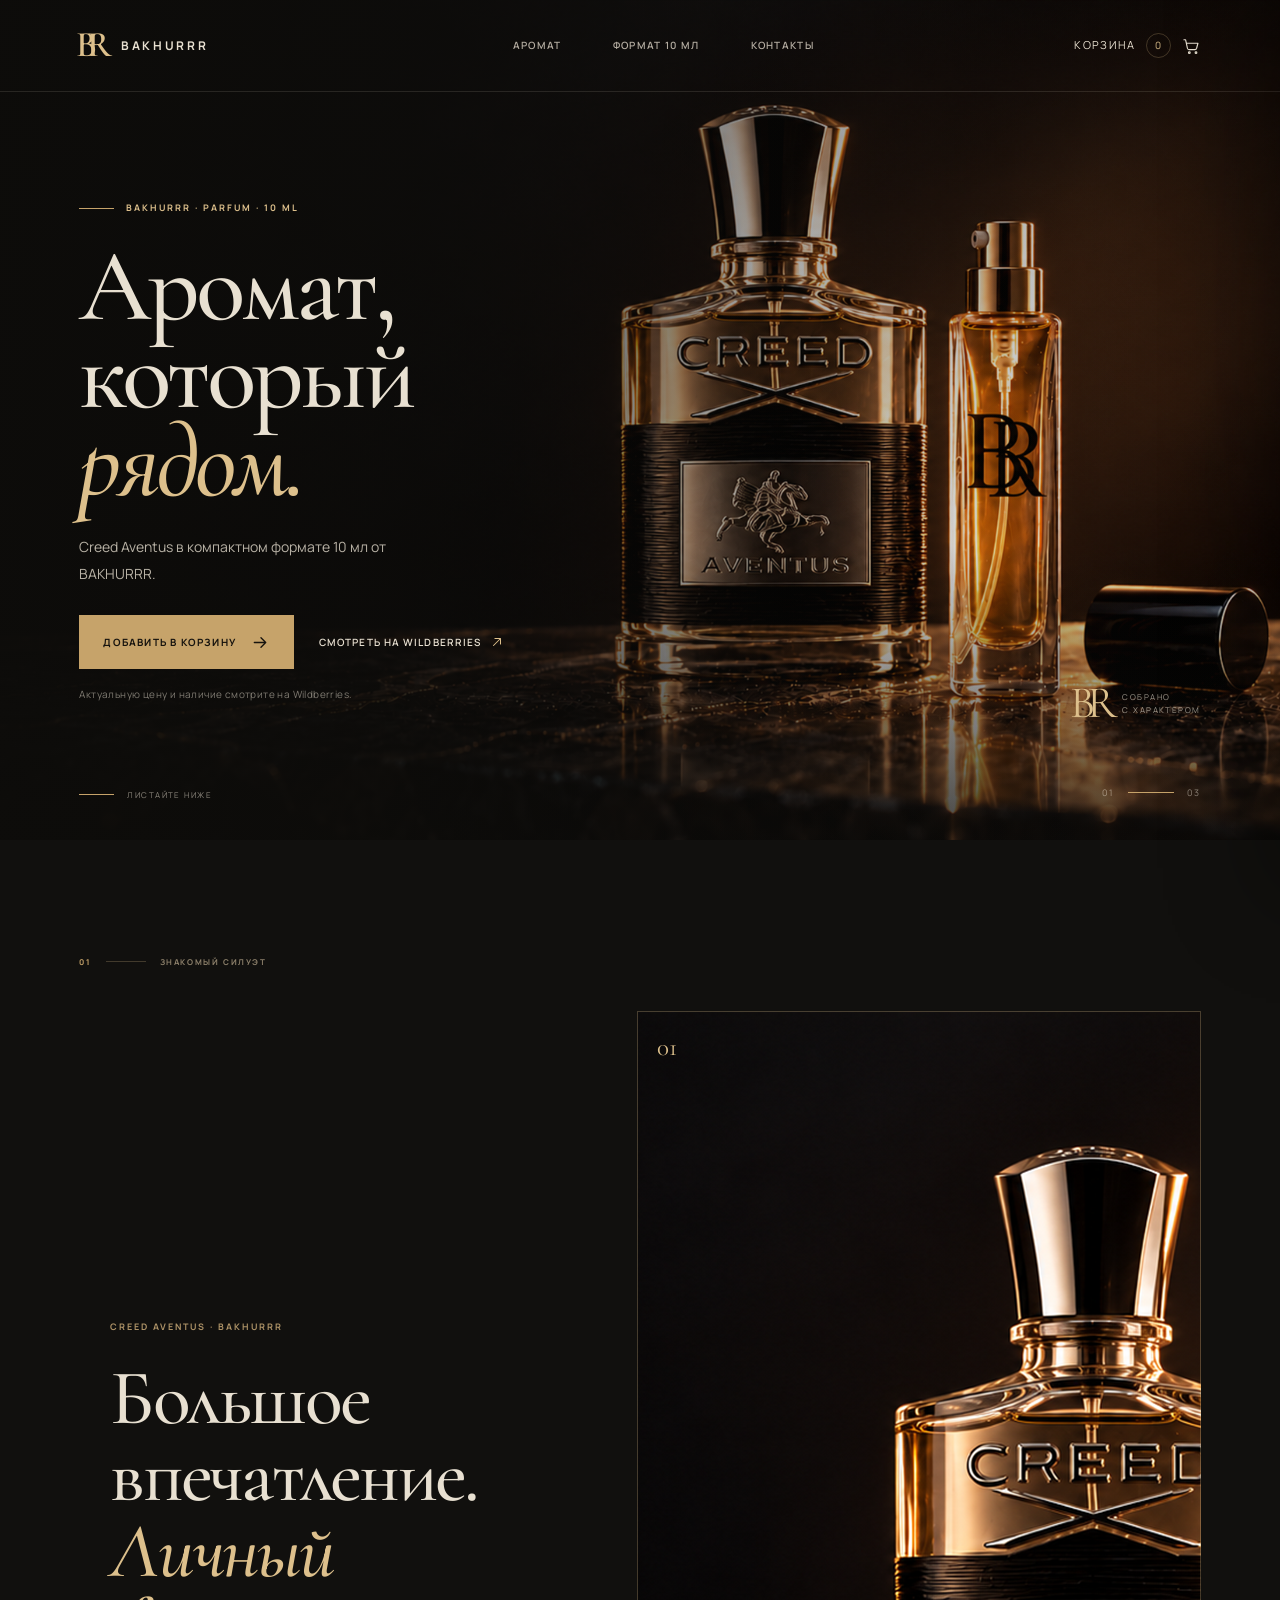
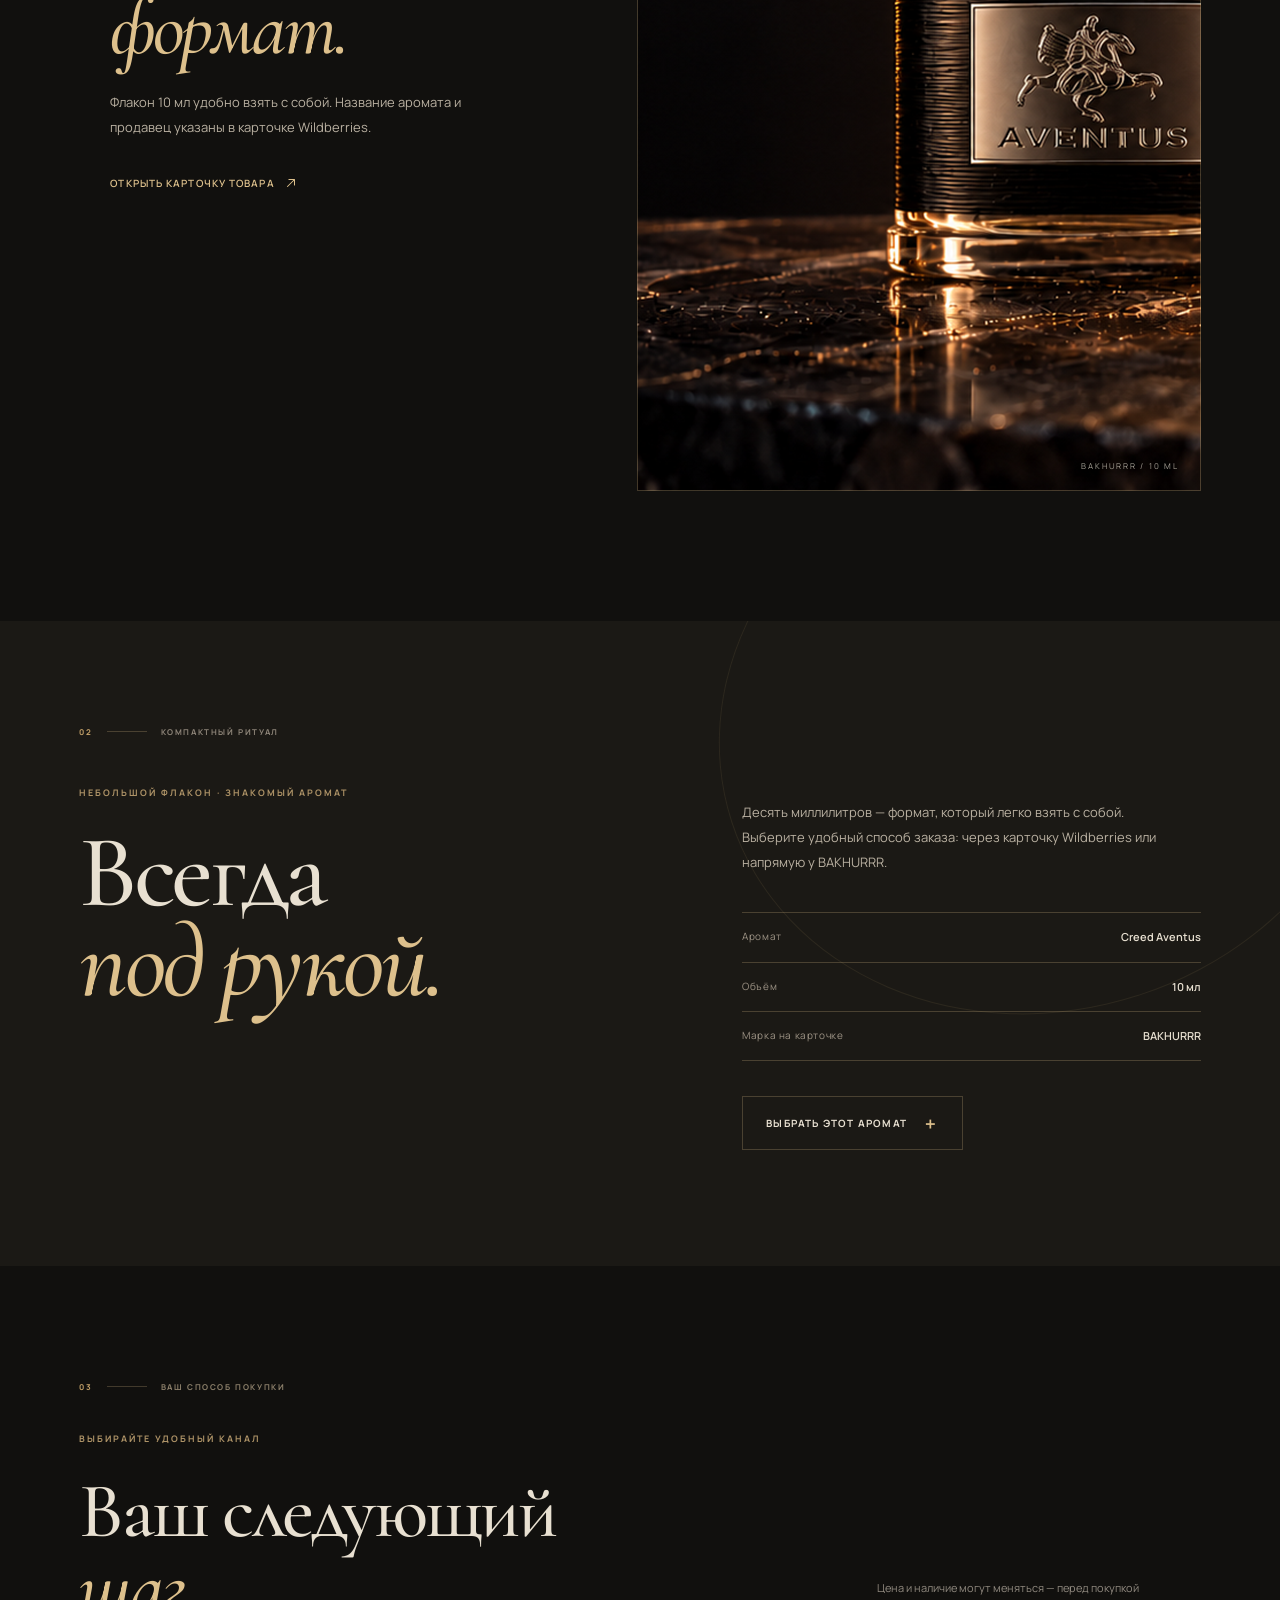
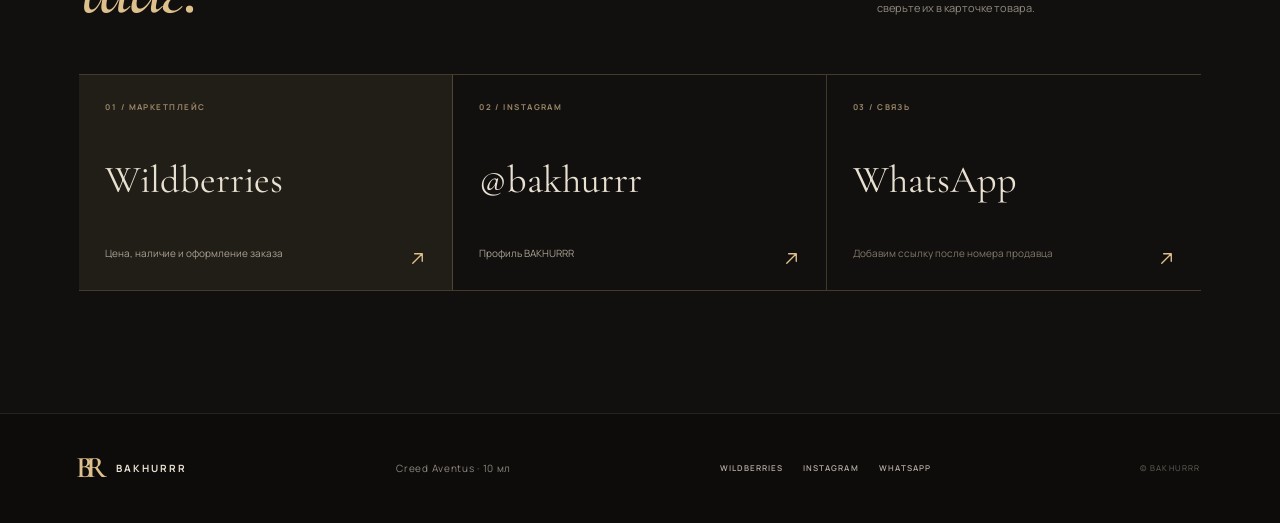
<file: public/index.html>
<!doctype html>
<html lang="ru">
<head>
  <meta charset="utf-8">
  <meta name="viewport" content="width=device-width, initial-scale=1">
  <meta name="theme-color" content="#11100e">
  <meta name="description" content="Creed Aventus в формате 10 мл от BAKHURRR. Смотрите товар на Wildberries или свяжитесь с продавцом.">
  <title>BAKHURRR — Creed Aventus, 10 мл</title>
  <link rel="preconnect" href="https://fonts.googleapis.com">
  <link rel="preconnect" href="https://fonts.gstatic.com" crossorigin>
  <link href="https://fonts.googleapis.com/css2?family=Cormorant+Garamond:wght@500;600;700&family=Manrope:wght@400;500;600;700&display=swap" rel="stylesheet">
  <link rel="stylesheet" href="styles.css?v=2">
  <script src="config.js?v=1" defer></script>
  <script src="app.js?v=1" defer></script>
</head>
<body>
  <a class="skip-link" href="#main">Перейти к содержимому</a>

  <header class="site-header">
    <a class="brand" href="#top" aria-label="BAKHURRR — на главную">
      <span class="brand__monogram" aria-hidden="true"><span>B</span><span>R</span></span>
      <span class="brand__name">BAKHURRR</span>
    </a>

    <nav class="main-nav" aria-label="Главная навигация">
      <a href="#fragrance">Аромат</a>
      <a href="#story">Формат 10 мл</a>
      <a href="#contacts">Контакты</a>
    </nav>

    <button class="cart-trigger" type="button" data-open-cart aria-controls="cart-drawer" aria-expanded="false">
      <span class="cart-trigger__label">Корзина</span>
      <span class="cart-trigger__count" data-cart-count aria-label="Товаров в корзине" aria-live="polite">0</span>
      <svg viewBox="0 0 24 24" aria-hidden="true"><path d="M3.5 4.5h2l2.2 10.2a2 2 0 0 0 2 1.6h7.1a2 2 0 0 0 1.9-1.4l1.6-6.2H7"/><circle cx="10" cy="20" r="1"/><circle cx="18" cy="20" r="1"/></svg>
    </button>
  </header>

  <main id="main">
    <section class="hero" id="top" aria-labelledby="hero-title">
      <div class="hero__media" aria-hidden="true">
        <video class="hero__video" data-hero-video autoplay muted loop playsinline preload="metadata" poster="assets/hero-start-frame-1920x1080.png">
          <source src="assets/hero-spray-left.mp4" type="video/mp4">
        </video>
      </div>
      <div class="hero__shade" aria-hidden="true"></div>

      <div class="hero__copy">
        <p class="eyebrow"><span class="eyebrow__line"></span> BAKHURRR · PARFUM · 10 ML</p>
        <h1 id="hero-title">Аромат,<br>который <em>рядом.</em></h1>
        <p class="hero__description">Creed Aventus в компактном формате 10 мл от BAKHURRR.</p>
        <div class="hero__actions">
          <button class="button button--gold" type="button" data-add-to-cart>
            Добавить в корзину
            <svg viewBox="0 0 20 20" aria-hidden="true"><path d="M3.5 10h12m-5-5 5 5-5 5"/></svg>
          </button>
          <a class="text-link" href="https://www.wildberries.ru/catalog/482082840/detail.aspx?targetUrl=SN" target="_blank" rel="noopener noreferrer" data-wb-link>
            Смотреть на Wildberries <svg class="link-arrow-icon" viewBox="0 0 20 20" aria-hidden="true" focusable="false"><path d="M5 15 15 5M7 5h8v8" /></svg>
          </a>
        </div>
        <p class="hero__price-note">Актуальную цену и наличие смотрите на Wildberries.</p>
      </div>

      <div class="hero__signature" aria-hidden="true">
        <span class="hero__signature-mark">BR</span>
        <span>СОБРАНО<br>С ХАРАКТЕРОМ</span>
      </div>
      <a class="hero__scroll" href="#fragrance"><span></span> ЛИСТАЙТЕ НИЖЕ</a>
      <p class="hero__frame" aria-hidden="true">01 <i></i> 03</p>
    </section>

    <section class="intro section-wrap" id="fragrance" aria-labelledby="fragrance-title">
      <div class="section-index"><span>01</span><span class="section-index__line"></span><span>ЗНАКОМЫЙ СИЛУЭТ</span></div>
      <div class="intro__grid">
        <div class="intro__copy">
          <p class="eyebrow eyebrow--muted">CREED AVENTUS · BAKHURRR</p>
          <h2 id="fragrance-title">Большое впечатление.<br><em>Личный формат.</em></h2>
          <p class="intro__body">Флакон 10 мл удобно взять с собой. Название аромата и продавец указаны в карточке Wildberries.</p>
          <a class="arrow-link" href="https://www.wildberries.ru/catalog/482082840/detail.aspx?targetUrl=SN" target="_blank" rel="noopener noreferrer" data-wb-link>
            Открыть карточку товара <svg class="link-arrow-icon" viewBox="0 0 20 20" aria-hidden="true" focusable="false"><path d="M5 15 15 5M7 5h8v8" /></svg>
          </a>
        </div>
        <div class="intro__image-wrap">
          <img class="intro__image" src="assets/hero-start-frame-1920x1080.png" alt="Большой флакон Creed Aventus и компактный флакон BAKHURRR на тёмном фоне" loading="lazy" width="1920" height="1080">
          <span class="intro__image-caption">BAKHURRR / 10 ML</span>
          <span class="intro__image-number" aria-hidden="true">01</span>
        </div>
      </div>
    </section>

    <section class="details" id="story" aria-labelledby="details-title">
      <div class="details__inner section-wrap">
        <div class="section-index section-index--light"><span>02</span><span class="section-index__line"></span><span>КОМПАКТНЫЙ РИТУАЛ</span></div>
        <div class="details__grid">
          <div>
            <p class="eyebrow eyebrow--muted">НЕБОЛЬШОЙ ФЛАКОН · ЗНАКОМЫЙ АРОМАТ</p>
            <h2 id="details-title">Всегда<br><em>под рукой.</em></h2>
          </div>
          <div class="details__right">
            <p class="details__body">Десять миллилитров — формат, который легко взять с собой. Выберите удобный способ заказа: через карточку Wildberries или напрямую у BAKHURRR.</p>
            <dl class="product-facts">
              <div><dt>Аромат</dt><dd>Creed Aventus</dd></div>
              <div><dt>Объём</dt><dd>10 мл</dd></div>
              <div><dt>Марка на карточке</dt><dd>BAKHURRR</dd></div>
            </dl>
            <button class="button button--outline" type="button" data-add-to-cart>
              Выбрать этот аромат <span aria-hidden="true">＋</span>
            </button>
          </div>
        </div>
      </div>
    </section>

    <section class="order section-wrap" id="contacts" aria-labelledby="order-title">
      <div class="section-index"><span>03</span><span class="section-index__line"></span><span>ВАШ СПОСОБ ПОКУПКИ</span></div>
      <div class="order__heading">
        <div>
          <p class="eyebrow eyebrow--muted">ВЫБИРАЙТЕ УДОБНЫЙ КАНАЛ</p>
          <h2 id="order-title">Ваш следующий<br><em>шаг.</em></h2>
        </div>
        <p class="order__note">Цена и наличие могут меняться — перед покупкой сверьте их в карточке товара.</p>
      </div>

      <div class="channel-grid">
        <a class="channel-card channel-card--featured" href="https://www.wildberries.ru/catalog/482082840/detail.aspx?targetUrl=SN" target="_blank" rel="noopener noreferrer" data-wb-link>
          <span class="channel-card__index">01 / МАРКЕТПЛЕЙС</span>
          <span class="channel-card__title">Wildberries</span>
          <span class="channel-card__detail">Цена, наличие и оформление заказа</span>
          <span class="channel-card__arrow" aria-hidden="true"><svg class="link-arrow-icon" viewBox="0 0 20 20" focusable="false"><path d="M5 15 15 5M7 5h8v8" /></svg></span>
        </a>
        <a class="channel-card" href="https://www.instagram.com/bakhurrr/" target="_blank" rel="noopener noreferrer" data-instagram-link>
          <span class="channel-card__index">02 / INSTAGRAM</span>
          <span class="channel-card__title">@bakhurrr</span>
          <span class="channel-card__detail">Профиль BAKHURRR</span>
          <span class="channel-card__arrow" aria-hidden="true"><svg class="link-arrow-icon" viewBox="0 0 20 20" focusable="false"><path d="M5 15 15 5M7 5h8v8" /></svg></span>
        </a>
        <a class="channel-card channel-card--whatsapp" href="#" data-whatsapp-link aria-disabled="true">
          <span class="channel-card__index">03 / СВЯЗЬ</span>
          <span class="channel-card__title">WhatsApp</span>
          <span class="channel-card__detail" data-whatsapp-label>Добавим ссылку после номера продавца</span>
          <span class="channel-card__arrow" aria-hidden="true"><svg class="link-arrow-icon" viewBox="0 0 20 20" focusable="false"><path d="M5 15 15 5M7 5h8v8" /></svg></span>
        </a>
      </div>
    </section>
  </main>

  <footer class="site-footer">
    <a class="brand brand--footer" href="#top" aria-label="BAKHURRR — наверх">
      <span class="brand__monogram" aria-hidden="true"><span>B</span><span>R</span></span>
      <span class="brand__name">BAKHURRR</span>
    </a>
    <p>Creed Aventus · 10 мл</p>
    <div class="footer-links">
      <a href="https://www.wildberries.ru/catalog/482082840/detail.aspx?targetUrl=SN" target="_blank" rel="noopener noreferrer" data-wb-link>Wildberries</a>
      <a href="https://www.instagram.com/bakhurrr/" target="_blank" rel="noopener noreferrer" data-instagram-link>Instagram</a>
      <a href="#" data-whatsapp-link aria-disabled="true">WhatsApp</a>
    </div>
    <span class="site-footer__copyright">© BAKHURRR</span>
  </footer>

  <div class="cart-backdrop" data-cart-backdrop hidden></div>
  <aside class="cart-drawer" id="cart-drawer" role="dialog" aria-modal="true" aria-labelledby="cart-title" aria-hidden="true" inert>
    <div class="cart-drawer__topline">
      <span class="eyebrow eyebrow--muted">BAKHURRR · YOUR SELECTION</span>
      <button class="cart-close" type="button" data-close-cart aria-label="Закрыть корзину">×</button>
    </div>
    <h2 id="cart-title">Ваша корзина<span>.</span></h2>
    <p class="cart-drawer__intro">Проверьте выбранный аромат перед переходом к заказу.</p>
    <div class="cart-empty" data-cart-empty>
      <span class="cart-empty__mark" aria-hidden="true">BR</span>
      <p>Пока здесь пусто.</p>
      <button class="text-link" type="button" data-continue-shopping>Вернуться к аромату <svg class="link-arrow-icon" viewBox="0 0 20 20" aria-hidden="true" focusable="false"><path d="M5 15 15 5M7 5h8v8" /></svg></button>
    </div>
    <div class="cart-item" data-cart-item hidden></div>
    <div class="cart-summary" data-cart-summary hidden>
      <div><span>Цена и наличие</span><strong>На Wildberries</strong></div>
      <p>Сумму и доступность подтвердите в карточке товара.</p>
    </div>
    <div class="cart-actions" data-cart-actions hidden>
      <a class="button button--gold button--full" href="https://www.wildberries.ru/catalog/482082840/detail.aspx?targetUrl=SN" target="_blank" rel="noopener noreferrer" data-wb-link>Перейти к заказу <svg class="link-arrow-icon" viewBox="0 0 20 20" aria-hidden="true" focusable="false"><path d="M5 15 15 5M7 5h8v8" /></svg></a>
      <a class="button button--outline button--full" href="#" data-whatsapp-link aria-disabled="true">Заказать в WhatsApp</a>
      <a class="cart-instagram" href="https://www.instagram.com/bakhurrr/" target="_blank" rel="noopener noreferrer" data-instagram-link>Написать в Instagram <svg class="link-arrow-icon" viewBox="0 0 20 20" aria-hidden="true" focusable="false"><path d="M5 15 15 5M7 5h8v8" /></svg></a>
    </div>
  </aside>

  <p class="toast" data-toast role="status" aria-live="polite"></p>
</body>
</html>
</file>
<file: public/styles.css>
:root {
  color-scheme: dark;
  --ink: #11100e;
  --ink-soft: #191713;
  --panel: #201d18;
  --paper: #e8e0d1;
  --paper-muted: #b9b0a1;
  --gold: #c6a36a;
  --gold-light: #ddc08c;
  --line: rgba(221, 192, 140, .24);
  --serif: "Cormorant Garamond", Georgia, serif;
  --sans: "Manrope", "Segoe UI", sans-serif;
  --page-gutter: clamp(22px, 6.2vw, 112px);
}

* { box-sizing: border-box; }
html { scroll-behavior: smooth; background: var(--ink); }
body {
  margin: 0;
  background: var(--ink);
  color: var(--paper);
  font-family: var(--sans);
  font-size: 14px;
  line-height: 1.65;
  -webkit-font-smoothing: antialiased;
}
body.cart-is-open { overflow: hidden; }
button, a { -webkit-tap-highlight-color: transparent; }
a { color: inherit; text-decoration: none; }
button { color: inherit; font: inherit; }
svg { display: block; }
::selection { color: var(--ink); background: var(--gold-light); }

.skip-link {
  position: fixed;
  z-index: 100;
  top: 12px;
  left: 12px;
  padding: 10px 14px;
  background: var(--paper);
  color: var(--ink);
  transform: translateY(-160%);
}
.skip-link:focus { transform: translateY(0); }

.site-header {
  position: absolute;
  z-index: 5;
  top: 0;
  left: 0;
  display: flex;
  align-items: center;
  justify-content: space-between;
  width: 100%;
  min-height: 92px;
  padding: 0 var(--page-gutter);
  border-bottom: 1px solid rgba(232, 224, 209, .12);
}
.brand { display: inline-flex; align-items: center; gap: 13px; }
.brand__monogram {
  display: inline-flex;
  align-items: center;
  color: var(--gold-light);
  font-family: var(--serif);
  font-size: 36px;
  font-weight: 600;
  line-height: .85;
  letter-spacing: -.22em;
  transform: translateX(-.1em);
}
.brand__monogram span:last-child { margin-left: -.04em; }
.brand__name { font-size: 12px; font-weight: 700; letter-spacing: .22em; }
.main-nav { display: flex; gap: clamp(25px, 4vw, 65px); margin-left: 60px; }
.main-nav a, .footer-links a {
  color: rgba(232, 224, 209, .76);
  font-size: 10px;
  font-weight: 600;
  letter-spacing: .13em;
  text-transform: uppercase;
  transition: color .25s ease;
}
.main-nav a:hover, .footer-links a:hover { color: var(--gold-light); }
.cart-trigger {
  display: inline-flex;
  align-items: center;
  gap: 10px;
  min-height: 44px;
  padding: 0 0 0 16px;
  border: 0;
  background: transparent;
  cursor: pointer;
}
.cart-trigger__label { font-size: 11px; letter-spacing: .12em; text-transform: uppercase; }
.cart-trigger__count {
  display: grid;
  width: 25px;
  height: 25px;
  place-items: center;
  border: 1px solid var(--line);
  border-radius: 50%;
  color: var(--gold-light);
  font-size: 10px;
}
.cart-trigger svg { width: 20px; fill: none; stroke: currentColor; stroke-linecap: round; stroke-linejoin: round; stroke-width: 1.4; }

.hero {
  position: relative;
  display: flex;
  min-height: min(840px, 100svh);
  min-height: max(700px, min(840px, 100svh));
  align-items: center;
  overflow: hidden;
  isolation: isolate;
  padding: 118px var(--page-gutter) 90px;
  background: #15130f;
}
.hero__media, .hero__shade { position: absolute; z-index: -2; inset: 0; }
.hero__media { background: #15130f url("assets/hero-start-frame-1920x1080.png") center / cover no-repeat; }
.hero__video { width: 100%; height: 100%; object-fit: cover; object-position: center; }
.hero__shade {
  z-index: -1;
  background:
    linear-gradient(90deg, rgba(13, 12, 10, .97) 0%, rgba(13, 12, 10, .84) 29%, rgba(13, 12, 10, .24) 62%, rgba(13, 12, 10, .02) 100%),
    linear-gradient(0deg, rgba(13, 12, 10, .72) 0%, transparent 35%, rgba(13, 12, 10, .28) 100%);
}
.hero__copy { position: relative; z-index: 1; width: min(560px, 48%); padding-top: 36px; animation: hero-enter .9s cubic-bezier(.2,.7,.2,1) both; }
.eyebrow {
  display: flex;
  align-items: center;
  gap: 12px;
  margin: 0 0 27px;
  color: var(--gold-light);
  font-size: 9px;
  font-weight: 700;
  letter-spacing: .22em;
  line-height: 1.5;
  text-transform: uppercase;
}
.eyebrow__line { display: inline-block; width: 35px; height: 1px; background: var(--gold); }
.eyebrow--muted { color: #ae9367; }
h1, h2, h3, p { margin-top: 0; }
.hero h1, .intro h2, .details h2, .order h2 {
  margin: 0;
  font-family: var(--serif);
  font-weight: 500;
  letter-spacing: -.035em;
}
.hero h1 { max-width: 650px; font-size: clamp(66px, 8vw, 126px); line-height: .86; }
.hero h1 em, .intro h2 em, .details h2 em, .order h2 em { color: var(--gold-light); font-weight: 500; }
.hero__description { max-width: 360px; margin: 28px 0 28px; color: rgba(232, 224, 209, .78); font-size: 14px; line-height: 1.9; }
.hero__actions { display: flex; align-items: center; flex-wrap: wrap; gap: 25px; }
.button {
  display: inline-flex;
  align-items: center;
  justify-content: center;
  gap: 15px;
  min-height: 54px;
  padding: 0 23px;
  border: 1px solid transparent;
  border-radius: 0;
  font-size: 10px;
  font-weight: 700;
  letter-spacing: .12em;
  text-align: center;
  text-transform: uppercase;
  transition: background .25s ease, border-color .25s ease, color .25s ease, transform .25s ease;
  cursor: pointer;
}
.button:hover { transform: translateY(-2px); }
.button:focus-visible, a:focus-visible, button:focus-visible { outline: 2px solid var(--gold-light); outline-offset: 4px; }
.button--gold { background: var(--gold); color: #16130e; }
.button--gold:hover { background: var(--gold-light); }
.button--gold svg { width: 19px; fill: none; stroke: currentColor; stroke-linecap: round; stroke-linejoin: round; stroke-width: 1.4; }
.link-arrow-icon { display: block; width: 14px; height: 14px; flex: 0 0 auto; fill: none; stroke: currentColor; stroke-width: 1.45; stroke-linecap: round; stroke-linejoin: round; transition: transform .25s ease; }
.text-link:hover .link-arrow-icon, .arrow-link:hover .link-arrow-icon { transform: translate(2px,-2px); }
.text-link, .arrow-link {
  display: inline-flex;
  align-items: center;
  gap: 9px;
  color: var(--paper);
  font-size: 10px;
  font-weight: 600;
  letter-spacing: .11em;
  text-transform: uppercase;
  transition: color .2s ease;
}
.text-link:hover, .arrow-link:hover { color: var(--gold-light); }
.text-link .link-arrow-icon, .arrow-link .link-arrow-icon { color: var(--gold-light); }
.hero__price-note { margin: 17px 0 0; color: rgba(232, 224, 209, .52); font-size: 10px; letter-spacing: .04em; }
.hero__signature { position: absolute; right: var(--page-gutter); bottom: 100px; display: flex; align-items: center; gap: 14px; color: rgba(232, 224, 209, .66); font-size: 8px; letter-spacing: .18em; line-height: 1.65; }
.hero__signature-mark { color: var(--gold-light); font-family: var(--serif); font-size: 45px; letter-spacing: -.19em; }
.hero__scroll { position: absolute; bottom: 39px; left: var(--page-gutter); display: inline-flex; align-items: center; gap: 13px; color: rgba(232, 224, 209, .58); font-size: 8px; letter-spacing: .18em; }
.hero__scroll span { display: inline-block; width: 35px; height: 1px; background: var(--gold); transition: width .25s ease; }
.hero__scroll:hover span { width: 52px; }
.hero__frame { position: absolute; right: var(--page-gutter); bottom: 39px; margin: 0; color: rgba(232, 224, 209, .54); font-size: 9px; letter-spacing: .18em; }
.hero__frame i { display: inline-block; width: 46px; height: 1px; margin: 0 10px 3px; background: var(--gold); }

.section-wrap { padding-right: var(--page-gutter); padding-left: var(--page-gutter); }
.intro { padding-top: 115px; padding-bottom: 130px; background: var(--ink); }
.section-index { display: flex; align-items: center; gap: 14px; color: #8d806b; font-size: 8px; font-weight: 700; letter-spacing: .2em; }
.section-index > span:first-child { color: var(--gold); }
.section-index__line { width: 40px; height: 1px; background: var(--line); }
.intro__grid { display: grid; grid-template-columns: .88fr 1.12fr; align-items: center; gap: clamp(40px, 9vw, 150px); margin-top: 43px; }
.intro__copy { max-width: 510px; padding: 10px 0 0 7%; }
.intro h2, .order h2 { font-size: clamp(48px, 6.1vw, 88px); line-height: .98; }
.intro__body { max-width: 390px; margin: 24px 0 29px; color: var(--paper-muted); font-size: 13px; line-height: 1.95; }
.arrow-link { color: var(--gold-light); }
.intro__image-wrap { position: relative; overflow: hidden; background: var(--ink-soft); }
.intro__image-wrap::after { position: absolute; inset: 0; border: 1px solid rgba(221,192,140,.28); content: ""; pointer-events: none; }
.intro__image { display: block; width: 100%; aspect-ratio: 1.48; object-fit: cover; transition: transform .8s cubic-bezier(.2,.7,.2,1); }
.intro__image-wrap:hover .intro__image { transform: scale(1.025); }
.intro__image-caption { position: absolute; z-index: 1; right: 22px; bottom: 19px; color: rgba(232,224,209,.72); font-size: 8px; letter-spacing: .22em; }
.intro__image-number { position: absolute; z-index: 1; top: 16px; left: 20px; color: var(--gold-light); font-family: var(--serif); font-size: 25px; }

.details { position: relative; overflow: hidden; background: #1b1915; }
.details::before { position: absolute; top: -30%; right: -8%; width: 52vw; height: 90%; border: 1px solid rgba(198,163,106,.1); border-radius: 50%; content: ""; transform: rotate(-18deg); }
.details__inner { position: relative; padding-top: 104px; padding-bottom: 116px; }
.section-index--light { color: #8e8579; }
.details__grid { display: grid; grid-template-columns: 1fr .9fr; gap: 12vw; margin-top: 48px; }
.details h2 { font-size: clamp(65px, 8vw, 116px); line-height: .88; }
.details__right { padding-top: 14px; }
.details__body { max-width: 445px; margin-bottom: 38px; color: var(--paper-muted); font-size: 13px; line-height: 1.9; }
.product-facts { margin: 0 0 35px; border-top: 1px solid var(--line); }
.product-facts div { display: flex; justify-content: space-between; gap: 20px; padding: 15px 0; border-bottom: 1px solid var(--line); }
.product-facts dt { color: #9d9385; font-size: 10px; letter-spacing: .06em; }
.product-facts dd { margin: 0; color: var(--paper); font-size: 11px; font-weight: 600; text-align: right; }
.button--outline { border-color: var(--line); background: transparent; color: var(--paper); }
.button--outline:hover { border-color: var(--gold); color: var(--gold-light); }
.button--outline span { color: var(--gold-light); font-size: 16px; }

.order { padding-top: 114px; padding-bottom: 122px; background: var(--ink); }
.order__heading { display: flex; align-items: end; justify-content: space-between; gap: 40px; margin: 39px 0 48px; }
.order__note { max-width: 290px; margin: 0 3% 8px 0; color: #918a80; font-size: 11px; line-height: 1.8; }
.channel-grid { display: grid; grid-template-columns: repeat(3, 1fr); border-top: 1px solid var(--line); border-bottom: 1px solid var(--line); }
.channel-card { position: relative; display: flex; min-height: 215px; flex-direction: column; align-items: flex-start; justify-content: space-between; padding: 25px 26px 28px; border-right: 1px solid var(--line); transition: background .3s ease; }
.channel-card:last-child { border-right: 0; }
.channel-card:hover { background: #1a1814; }
.channel-card--featured { background: #211d17; }
.channel-card__index { color: #9b8868; font-size: 8px; font-weight: 700; letter-spacing: .18em; }
.channel-card__title { margin-top: 12px; font-family: var(--serif); font-size: clamp(30px, 3vw, 45px); line-height: 1; }
.channel-card__detail { margin-top: 10px; color: #aaa193; font-size: 10px; }
.channel-card__arrow { position: absolute; right: 25px; bottom: 22px; display: grid; width: 19px; height: 19px; place-items: center; color: var(--gold-light); transition: transform .25s ease; }
.channel-card__arrow .link-arrow-icon { width: 100%; height: 100%; }
.channel-card:hover .channel-card__arrow { transform: translate(3px,-3px); }
.channel-card[aria-disabled="true"] { cursor: pointer; }
.channel-card.is-unconfigured:hover { background: #161411; }
.channel-card.is-unconfigured .channel-card__detail { color: #83786a; }

.site-footer { display: flex; align-items: center; justify-content: space-between; gap: 24px; min-height: 110px; padding: 25px var(--page-gutter); border-top: 1px solid rgba(232,224,209,.1); background: #0d0c0b; }
.brand--footer .brand__monogram { font-size: 30px; }
.brand--footer .brand__name { font-size: 10px; }
.site-footer > p { margin: 0; color: #8f877d; font-size: 10px; letter-spacing: .07em; }
.footer-links { display: flex; flex-wrap: wrap; gap: 20px; }
.footer-links a { font-size: 8px; }
.site-footer__copyright { color: #68625a; font-size: 8px; letter-spacing: .15em; }

.cart-backdrop { position: fixed; z-index: 19; inset: 0; background: rgba(4,4,3,.66); opacity: 0; backdrop-filter: blur(4px); transition: opacity .3s ease; }
.cart-backdrop:not([hidden]) { opacity: 1; }
.cart-drawer { position: fixed; z-index: 20; top: 0; right: 0; display: flex; width: min(520px, 100%); height: 100dvh; flex-direction: column; overflow: auto; padding: clamp(25px, 4vw, 48px); border-left: 1px solid var(--line); background: #171511; box-shadow: -30px 0 90px rgba(0,0,0,.35); transform: translateX(103%); transition: transform .38s cubic-bezier(.2,.7,.2,1); }
.cart-drawer[aria-hidden="false"] { transform: translateX(0); }
.cart-drawer__topline { display: flex; align-items: center; justify-content: space-between; }
.cart-drawer__topline .eyebrow { margin: 0; font-size: 8px; }
.cart-close { display: grid; width: 42px; height: 42px; place-items: center; border: 1px solid var(--line); background: transparent; color: var(--gold-light); font-size: 28px; font-weight: 300; cursor: pointer; }
.cart-drawer h2 { margin: 45px 0 4px; font-family: var(--serif); font-size: 54px; font-weight: 500; line-height: 1; }
.cart-drawer h2 span { color: var(--gold); }
.cart-drawer__intro { margin: 0 0 30px; color: #958d81; font-size: 11px; line-height: 1.75; }
.cart-empty { display: grid; min-height: 270px; flex: 1; align-content: center; justify-items: center; border-top: 1px solid var(--line); border-bottom: 1px solid var(--line); text-align: center; }
.cart-empty[hidden], .cart-item[hidden], .cart-summary[hidden], .cart-actions[hidden] { display: none; }
.cart-empty__mark { color: rgba(198,163,106,.6); font-family: var(--serif); font-size: 66px; letter-spacing: -.2em; }
.cart-empty p { margin: 4px 0 15px; color: var(--paper-muted); font-size: 12px; }
.cart-empty .text-link { border: 0; background: transparent; cursor: pointer; }
.cart-item { position: relative; display: grid; grid-template-columns: 116px 1fr 25px; gap: 17px; padding: 23px 0; border-top: 1px solid var(--line); border-bottom: 1px solid var(--line); }
.cart-item > img { width: 116px; height: 86px; object-fit: cover; }
.cart-item__main { display: flex; flex-direction: column; align-items: flex-start; }
.cart-item__brand { color: #a58b63; font-size: 8px; letter-spacing: .16em; }
.cart-item__main strong { margin: 5px 0 11px; font-family: var(--serif); font-size: 22px; font-weight: 500; }
.quantity-stepper { display: flex; align-items: center; gap: 15px; }
.quantity-stepper button { width: 28px; height: 28px; border: 1px solid var(--line); background: transparent; color: var(--gold-light); cursor: pointer; }
.quantity-stepper span { min-width: 10px; text-align: center; font-size: 11px; }
.cart-item__remove { align-self: start; border: 0; background: transparent; color: #948b7d; font-size: 21px; cursor: pointer; }
.cart-summary { margin-top: 25px; padding-bottom: 20px; border-bottom: 1px solid var(--line); }
.cart-summary div { display: flex; justify-content: space-between; gap: 18px; font-size: 10px; }
.cart-summary div span { color: #988f83; }
.cart-summary div strong { color: var(--gold-light); font-weight: 600; }
.cart-summary p { margin: 9px 0 0; color: #777167; font-size: 9px; }
.cart-actions { display: grid; gap: 13px; padding-top: 22px; }
.button--full { width: 100%; }
.cart-actions .button--outline[aria-disabled="true"] { color: #746d62; }
.cart-instagram { justify-self: center; padding: 8px; color: #b8ab98; font-size: 9px; letter-spacing: .12em; text-transform: uppercase; }
.cart-instagram span { color: var(--gold-light); }
.toast { position: fixed; z-index: 30; right: 22px; bottom: 22px; max-width: min(430px, calc(100% - 44px)); margin: 0; padding: 14px 18px; border: 1px solid var(--line); background: #211e19; color: var(--paper); font-size: 11px; opacity: 0; pointer-events: none; transform: translateY(14px); transition: opacity .25s ease, transform .25s ease; }
.toast--visible { opacity: 1; transform: translateY(0); }

@keyframes hero-enter {
  from { opacity: 0; transform: translateY(18px); }
  to { opacity: 1; transform: translateY(0); }
}

@media (max-width: 980px) {
  :root { --page-gutter: clamp(24px, 5vw, 55px); }
  .site-header { min-height: 78px; }
  .main-nav { gap: 22px; margin-left: 20px; }
  .main-nav a { font-size: 8px; }
  .hero__copy { width: min(520px, 58%); }
  .hero h1 { font-size: clamp(62px, 9vw, 94px); }
  .intro__grid { grid-template-columns: .95fr 1.05fr; gap: 50px; }
  .intro__copy { padding-left: 0; }
  .details__grid { gap: 8vw; }
}

@media (max-width: 700px) {
  :root { --page-gutter: 22px; }
  .site-header { display: grid; grid-template-columns: 1fr auto; gap: 12px; min-height: 72px; }
  .brand { gap: 10px; }
  .brand__monogram { font-size: 31px; }
  .brand__name { font-size: 9px; letter-spacing: .19em; }
  .main-nav { display: none; }
  .cart-trigger { position: fixed; top: 13px; right: var(--page-gutter); z-index: 12; justify-self: end; gap: 6px; min-height: 38px; padding: 0 9px; border: 1px solid var(--line); background: rgba(17,16,14,.86); color: var(--paper); }
  .cart-trigger__label { display: inline; font-size: 8px; }
  .cart-trigger__count { width: 22px; height: 22px; }
  .cart-trigger svg { width: 18px; }
  .hero { min-height: 920px; flex-direction: column; align-items: flex-start; justify-content: flex-end; padding: 0 var(--page-gutter) 116px; }
  .hero__media { inset: 72px 0 auto; height: 44%; }
  .hero__video { object-position: 50% center; }
  .hero__shade { background: linear-gradient(0deg, rgba(13,12,10,1) 0%, rgba(13,12,10,.72) 28%, rgba(13,12,10,.04) 78%), linear-gradient(90deg, rgba(13,12,10,.22), transparent 85%); }
  .hero__copy { width: 100%; padding-top: 0; }
  .hero .eyebrow { margin-bottom: 20px; font-size: 8px; }
  .hero h1 { font-size: clamp(64px, 17vw, 92px); }
  .hero__description { max-width: 310px; margin: 20px 0 23px; font-size: 12px; }
  .hero__actions { align-items: flex-start; flex-direction: column; gap: 17px; }
  .hero__actions .button { min-width: 240px; }
  .hero__price-note { max-width: 260px; margin-top: 12px; font-size: 9px; }
  .hero__signature { display: none; }
  .hero__scroll { bottom: 29px; font-size: 7px; }
  .hero__frame { right: var(--page-gutter); bottom: 29px; font-size: 8px; }
  .hero__frame i { width: 26px; }
  .intro { padding-top: 76px; padding-bottom: 84px; }
  .section-index { gap: 10px; font-size: 7px; }
  .section-index__line { width: 27px; }
  .intro__grid { grid-template-columns: 1fr; gap: 34px; margin-top: 34px; }
  .intro__copy { order: 1; }
  .intro__copy .eyebrow { margin-bottom: 17px; font-size: 8px; }
  .intro h2, .order h2 { font-size: clamp(48px, 13vw, 70px); }
  .intro__body { margin: 17px 0 20px; font-size: 11px; }
  .intro__image-wrap { order: 2; margin: 0 -3px; }
  .intro__image { aspect-ratio: 1.18; object-position: 58% center; }
  .details__inner { padding-top: 75px; padding-bottom: 82px; }
  .details__grid { grid-template-columns: 1fr; gap: 31px; margin-top: 35px; }
  .details h2 { font-size: clamp(68px, 18vw, 92px); }
  .details__body { margin-bottom: 24px; font-size: 11px; }
  .product-facts div { padding: 13px 0; }
  .order { padding-top: 78px; padding-bottom: 78px; }
  .order__heading { align-items: flex-start; flex-direction: column; gap: 14px; margin: 32px 0 30px; }
  .order__note { max-width: 300px; margin: 0; font-size: 10px; }
  .channel-grid { grid-template-columns: 1fr; }
  .channel-card { min-height: 156px; padding: 18px 20px; border-right: 0; border-bottom: 1px solid var(--line); }
  .channel-card:last-child { border-bottom: 0; }
  .channel-card__title { font-size: 36px; }
  .site-footer { align-items: flex-start; flex-wrap: wrap; min-height: 0; padding-top: 28px; padding-bottom: 24px; }
  .site-footer > p { order: 3; width: 100%; }
  .footer-links { justify-content: flex-end; gap: 10px 15px; max-width: calc(100% - 130px); }
  .site-footer__copyright { order: 4; width: 100%; }
  .cart-drawer { padding: 24px 20px 28px; }
  .cart-drawer h2 { margin-top: 34px; font-size: 46px; }
  .cart-item { grid-template-columns: 94px 1fr 22px; gap: 12px; }
  .cart-item > img { width: 94px; height: 78px; }
  .cart-item__main strong { font-size: 19px; }
  .toast { right: 12px; bottom: 12px; max-width: calc(100% - 24px); }
}

@media (prefers-reduced-motion: reduce) {
  *, *::before, *::after { scroll-behavior: auto !important; animation-duration: .01ms !important; animation-iteration-count: 1 !important; transition-duration: .01ms !important; }
  .hero__video { display: none; }
}
</file>
